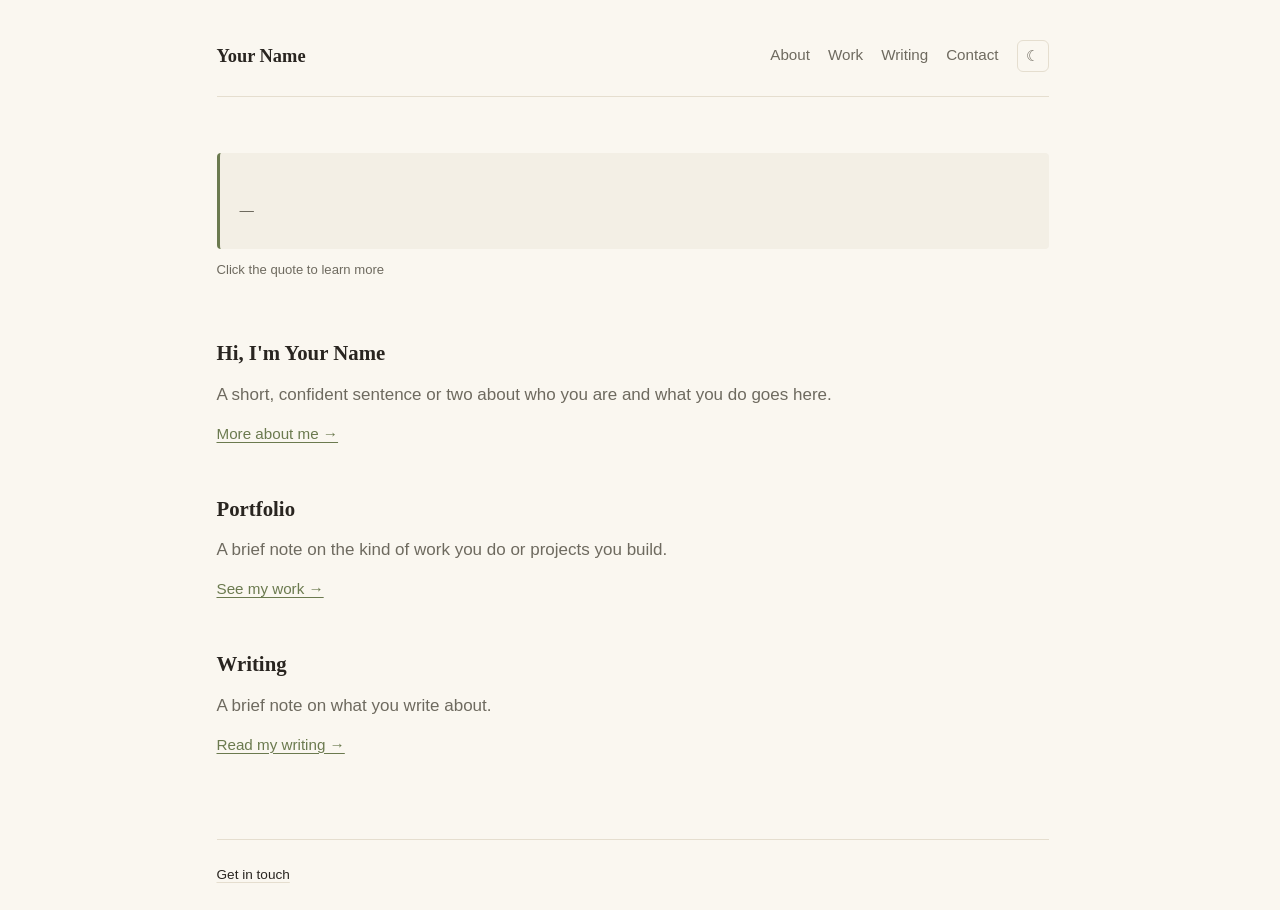
<file: index.html>
<!doctype html>
<html lang="en">
<head>
  <meta charset="UTF-8" />
  <meta name="viewport" content="width=device-width, initial-scale=1.0" />
  <title>Your Name</title>
  <meta name="description" content="Personal site of Your Name — work, writing, and contact." />
  <link rel="stylesheet" href="style.css" />
  <script src="theme.js" defer></script>
  <script src="quotes.js" defer></script>
</head>
<body>
  <div class="wrap">
    <header>
      <div class="header-row">
        <a class="site-name" href="index.html">Your Name</a>
        <nav>
          <a href="about.html">About</a>
          <a href="work.html">Work</a>
          <a href="writing.html">Writing</a>
          <a href="contact.html">Contact</a>
          <button id="theme-toggle" aria-label="Toggle theme">☾</button>
        </nav>
      </div>
    </header>

    <main>
      <section class="quote-section">
        <blockquote
          id="daily-quote"
          class="quote-block"
          tabindex="0"
          role="button"
          aria-expanded="false"
        >
          <p id="quote-text" class="quote-text"></p>
          <p id="quote-author" class="quote-author"></p>
        </blockquote>
        <p id="quote-hint" class="quote-hint">Click the quote to learn more</p>
        <p id="quote-context" class="quote-context hidden"></p>
      </section>

      <div class="home-section">
        <h2>Hi, I'm Your Name</h2>
        <p>
          A short, confident sentence or two about who you are and what you do
          goes here.
        </p>
        <a class="teaser-link" href="about.html">More about me →</a>
      </div>

      <div class="home-section">
        <h2>Portfolio</h2>
        <p>A brief note on the kind of work you do or projects you build.</p>
        <a class="teaser-link" href="work.html">See my work →</a>
      </div>

      <div class="home-section">
        <h2>Writing</h2>
        <p>A brief note on what you write about.</p>
        <a class="teaser-link" href="writing.html">Read my writing →</a>
      </div>
    </main>

    <footer>
      <a href="contact.html">Get in touch</a>
    </footer>
  </div>
</body>
</html>
</file>
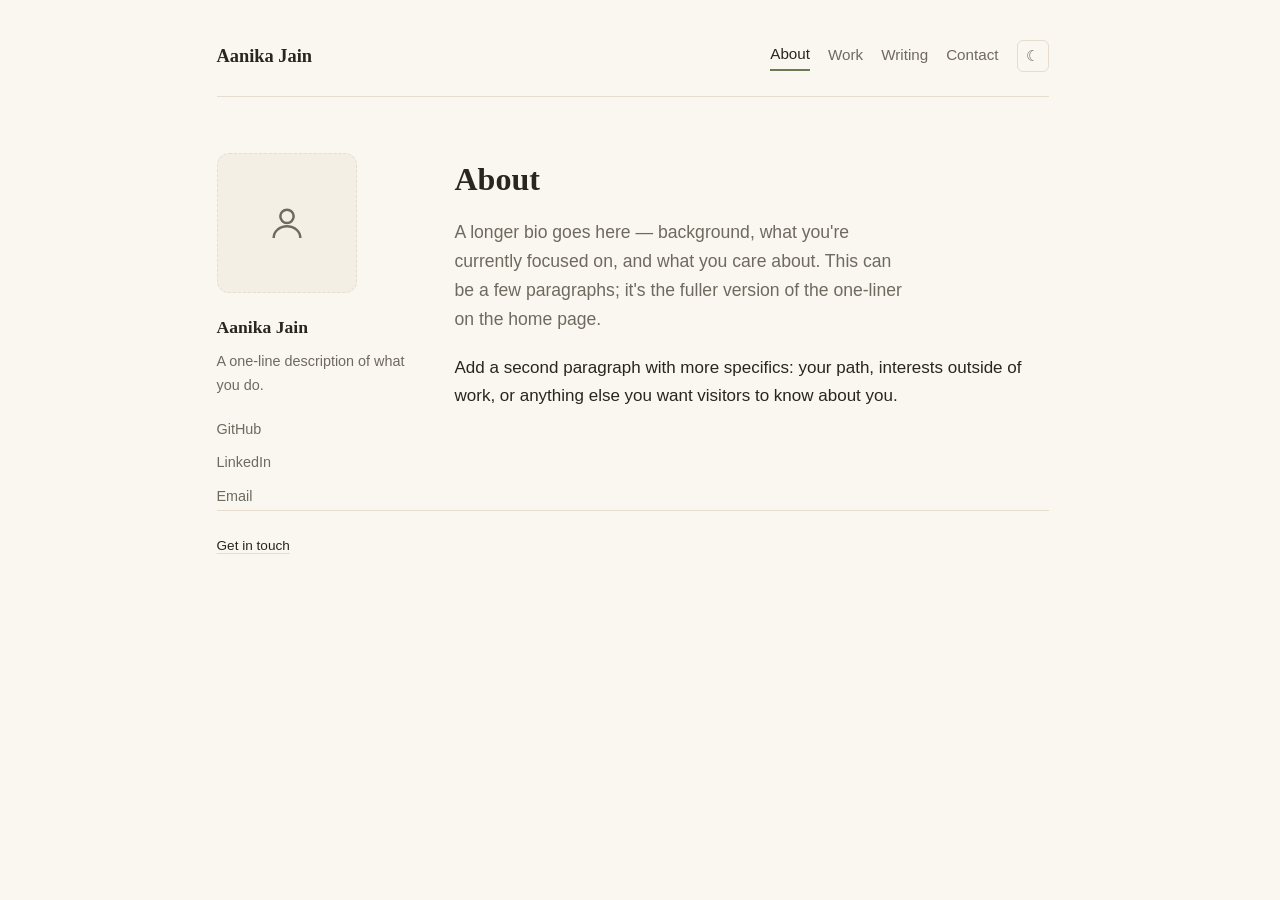
<file: about.html>
<!doctype html>
<html lang="en">
<head>
  <meta charset="UTF-8" />
  <meta name="viewport" content="width=device-width, initial-scale=1.0" />
  <title>About — Aanika Jain</title>
  <link rel="stylesheet" href="style.css" />
  <script src="theme.js" defer></script>
</head>
<body>
  <div class="wrap">
    <header>
      <div class="header-row">
        <a class="site-name" href="index.html">Aanika Jain</a>
        <nav>
          <a href="about.html" class="active">About</a>
          <a href="work.html">Work</a>
          <a href="writing.html">Writing</a>
          <a href="contact.html">Contact</a>
          <button id="theme-toggle" aria-label="Toggle theme">☾</button>
        </nav>
      </div>
    </header>

    <div class="page-layout">
      <aside class="sidebar">
        <div class="avatar-placeholder" title="Add your photo">
          <svg viewBox="0 0 24 24"><circle cx="12" cy="8" r="4"></circle><path d="M4 21c0-4 3.6-7 8-7s8 3 8 7"></path></svg>
        </div>
        <p class="sidebar-name">Aanika Jain</p>
        <p class="sidebar-tagline">A one-line description of what you do.</p>
        <ul class="sidebar-links">
          <li><a href="https://github.com/yourusername" target="_blank" rel="noopener">GitHub</a></li>
          <li><a href="https://linkedin.com/in/yourusername" target="_blank" rel="noopener">LinkedIn</a></li>
          <li><a href="mailto:aanikaj2023@gmail.com">Email</a></li>
        </ul>
      </aside>

      <main>
        <h1>About</h1>
        <p class="lede">
          A longer bio goes here — background, what you're currently focused
          on, and what you care about. This can be a few paragraphs; it's the
          fuller version of the one-liner on the home page.
        </p>

        <p>
          Add a second paragraph with more specifics: your path, interests
          outside of work, or anything else you want visitors to know about
          you.
        </p>
      </main>
    </div>

    <footer>
      <a href="contact.html">Get in touch</a>
    </footer>
  </div>
</body>
</html>
</file>
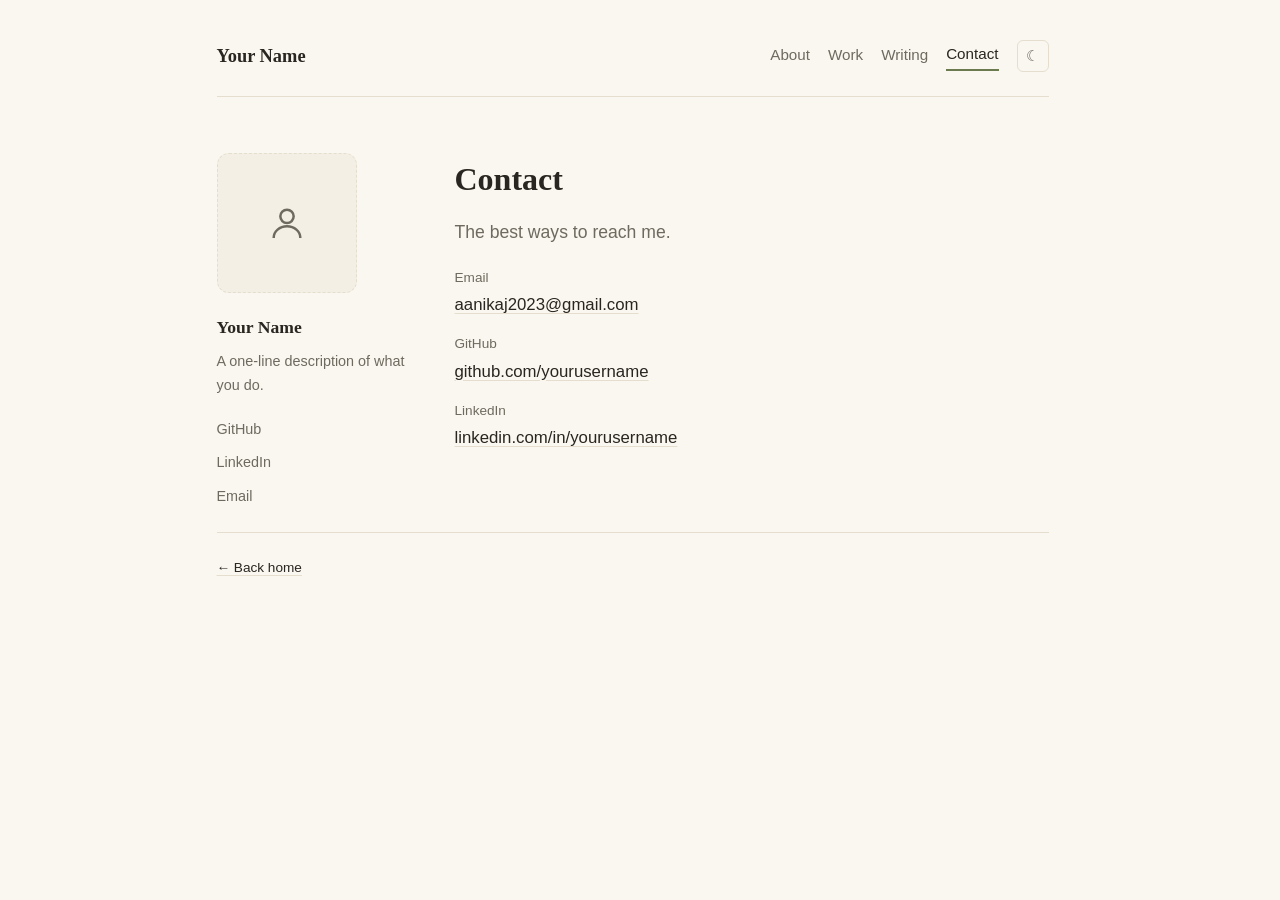
<file: contact.html>
<!doctype html>
<html lang="en">
<head>
  <meta charset="UTF-8" />
  <meta name="viewport" content="width=device-width, initial-scale=1.0" />
  <title>Contact — Your Name</title>
  <link rel="stylesheet" href="style.css" />
  <script src="theme.js" defer></script>
</head>
<body>
  <div class="wrap">
    <header>
      <div class="header-row">
        <a class="site-name" href="index.html">Your Name</a>
        <nav>
          <a href="about.html">About</a>
          <a href="work.html">Work</a>
          <a href="writing.html">Writing</a>
          <a href="contact.html" class="active">Contact</a>
          <button id="theme-toggle" aria-label="Toggle theme">☾</button>
        </nav>
      </div>
    </header>

    <div class="page-layout">
      <aside class="sidebar">
        <div class="avatar-placeholder" title="Add your photo">
          <svg viewBox="0 0 24 24"><circle cx="12" cy="8" r="4"></circle><path d="M4 21c0-4 3.6-7 8-7s8 3 8 7"></path></svg>
        </div>
        <p class="sidebar-name">Your Name</p>
        <p class="sidebar-tagline">A one-line description of what you do.</p>
        <ul class="sidebar-links">
          <li><a href="https://github.com/yourusername" target="_blank" rel="noopener">GitHub</a></li>
          <li><a href="https://linkedin.com/in/yourusername" target="_blank" rel="noopener">LinkedIn</a></li>
          <li><a href="mailto:aanikaj2023@gmail.com">Email</a></li>
        </ul>
      </aside>

      <main>
        <h1>Contact</h1>
        <p class="lede">The best ways to reach me.</p>

        <ul class="contact-list">
          <li>
            <span>Email</span>
            <a href="mailto:aanikaj2023@gmail.com">aanikaj2023@gmail.com</a>
          </li>
          <li>
            <span>GitHub</span>
            <a href="https://github.com/yourusername" target="_blank" rel="noopener">github.com/yourusername</a>
          </li>
          <li>
            <span>LinkedIn</span>
            <a href="https://linkedin.com/in/yourusername" target="_blank" rel="noopener">linkedin.com/in/yourusername</a>
          </li>
        </ul>
      </main>
    </div>

    <footer>
      <a href="index.html">← Back home</a>
    </footer>
  </div>
</body>
</html>
</file>
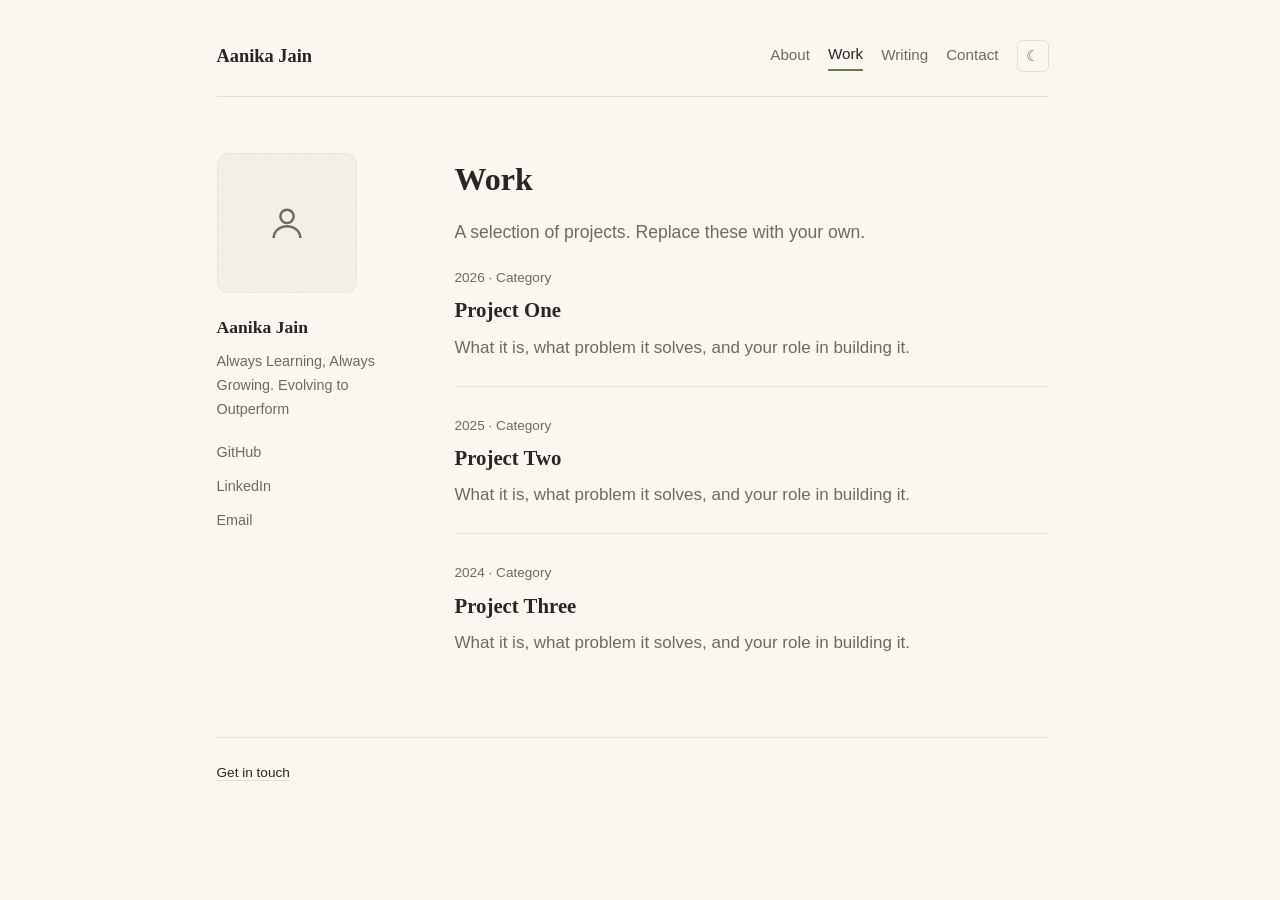
<file: work.html>
<!doctype html>
<html lang="en">
<head>
  <meta charset="UTF-8" />
  <meta name="viewport" content="width=device-width, initial-scale=1.0" />
  <title>Work — Aanika Jain</title>
  <link rel="stylesheet" href="style.css" />
  <script src="theme.js" defer></script>
</head>
<body>
  <div class="wrap">
    <header>
      <div class="header-row">
        <a class="site-name" href="index.html">Aanika Jain</a>
        <nav>
          <a href="about.html">About</a>
          <a href="work.html" class="active">Work</a>
          <a href="writing.html">Writing</a>
          <a href="contact.html">Contact</a>
          <button id="theme-toggle" aria-label="Toggle theme">☾</button>
        </nav>
      </div>
    </header>

    <div class="page-layout">
      <aside class="sidebar">
        <div class="avatar-placeholder" title="Add your photo">
          <svg viewBox="0 0 24 24"><circle cx="12" cy="8" r="4"></circle><path d="M4 21c0-4 3.6-7 8-7s8 3 8 7"></path></svg>
        </div>
        <p class="sidebar-name">Aanika Jain</p>
        <p class="sidebar-tagline"> Always Learning, Always Growing. Evolving to Outperform</p>
        <ul class="sidebar-links">
          <li><a href="https://github.com/aanikajain" target="_blank" rel="noopener">GitHub</a></li>
          <li><a href="https://linkedin.com/in/yourusername" target="_blank" rel="noopener">LinkedIn</a></li>
          <li><a href="mailto:aanikaj2023@gmail.com">Email</a></li>
        </ul>
      </aside>

      <main>
        <h1>Work</h1>
        <p class="lede">A selection of projects. Replace these with your own.</p>

        <div class="item-list">
          <div class="item">
            <div class="item-meta">2026 · Category</div>
            <h2><a href="#">Project One</a></h2>
            <p>What it is, what problem it solves, and your role in building it.</p>
          </div>
          <div class="item">
            <div class="item-meta">2025 · Category</div>
            <h2><a href="#">Project Two</a></h2>
            <p>What it is, what problem it solves, and your role in building it.</p>
          </div>
          <div class="item">
            <div class="item-meta">2024 · Category</div>
            <h2><a href="#">Project Three</a></h2>
            <p>What it is, what problem it solves, and your role in building it.</p>
          </div>
        </div>
      </main>
    </div>

    <footer>
      <a href="contact.html">Get in touch</a>
    </footer>
  </div>
</body>
</html>
</file>
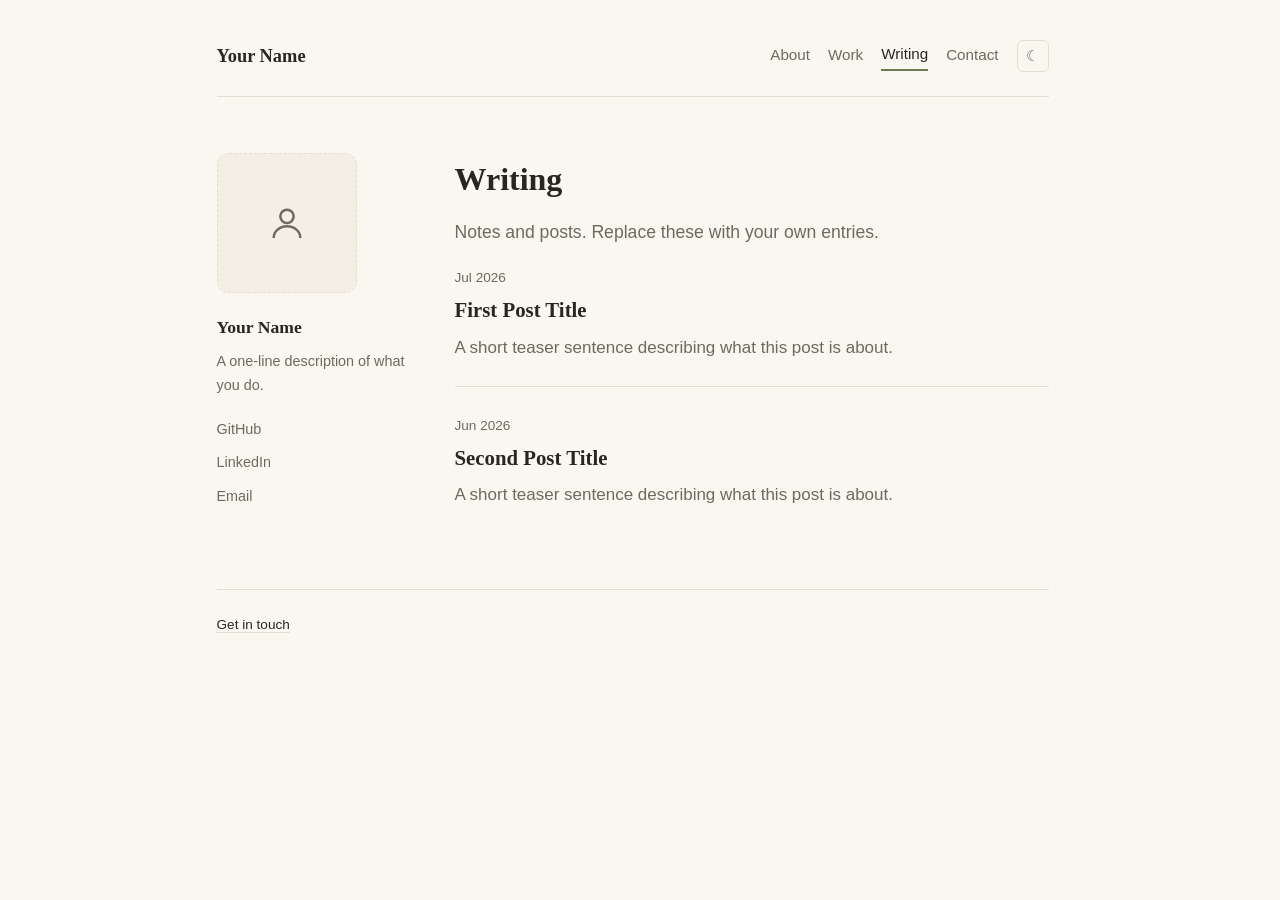
<file: writing.html>
<!doctype html>
<html lang="en">
<head>
  <meta charset="UTF-8" />
  <meta name="viewport" content="width=device-width, initial-scale=1.0" />
  <title>Writing — Your Name</title>
  <link rel="stylesheet" href="style.css" />
  <script src="theme.js" defer></script>
</head>
<body>
  <div class="wrap">
    <header>
      <div class="header-row">
        <a class="site-name" href="index.html">Your Name</a>
        <nav>
          <a href="about.html">About</a>
          <a href="work.html">Work</a>
          <a href="writing.html" class="active">Writing</a>
          <a href="contact.html">Contact</a>
          <button id="theme-toggle" aria-label="Toggle theme">☾</button>
        </nav>
      </div>
    </header>

    <div class="page-layout">
      <aside class="sidebar">
        <div class="avatar-placeholder" title="Add your photo">
          <svg viewBox="0 0 24 24"><circle cx="12" cy="8" r="4"></circle><path d="M4 21c0-4 3.6-7 8-7s8 3 8 7"></path></svg>
        </div>
        <p class="sidebar-name">Your Name</p>
        <p class="sidebar-tagline">A one-line description of what you do.</p>
        <ul class="sidebar-links">
          <li><a href="https://github.com/yourusername" target="_blank" rel="noopener">GitHub</a></li>
          <li><a href="https://linkedin.com/in/yourusername" target="_blank" rel="noopener">LinkedIn</a></li>
          <li><a href="mailto:aanikaj2023@gmail.com">Email</a></li>
        </ul>
      </aside>

      <main>
        <h1>Writing</h1>
        <p class="lede">Notes and posts. Replace these with your own entries.</p>

        <div class="item-list">
          <div class="item">
            <div class="item-meta">Jul 2026</div>
            <h2><a href="#">First Post Title</a></h2>
            <p>A short teaser sentence describing what this post is about.</p>
          </div>
          <div class="item">
            <div class="item-meta">Jun 2026</div>
            <h2><a href="#">Second Post Title</a></h2>
            <p>A short teaser sentence describing what this post is about.</p>
          </div>
        </div>
      </main>
    </div>

    <footer>
      <a href="contact.html">Get in touch</a>
    </footer>
  </div>
</body>
</html>
</file>
<file: style.css>
/* ---- Theme tokens ---- */
:root {
  --bg: #faf7f0;
  --bg-raised: #f3efe5;
  --text: #292520;
  --text-secondary: #6e6a5f;
  --border: #e5decf;
  --link-hover: #000000;
  --accent: #6b7a4f;
  --accent-soft: #dfe6d2;
  color-scheme: light;
}

:root[data-theme="dark"] {
  --bg: #1a1917;
  --bg-raised: #232019;
  --text: #ede8de;
  --text-secondary: #a8a297;
  --border: #33302a;
  --link-hover: #ffffff;
  --accent: #9bb076;
  --accent-soft: #2e3524;
  color-scheme: dark;
}

@media (prefers-color-scheme: dark) {
  :root:not([data-theme="light"]) {
    --bg: #1a1917;
    --bg-raised: #232019;
    --text: #ede8de;
    --text-secondary: #a8a297;
    --border: #33302a;
    --link-hover: #ffffff;
    --accent: #9bb076;
    --accent-soft: #2e3524;
    color-scheme: dark;
  }
}

* {
  box-sizing: border-box;
}

html {
  scrollbar-gutter: stable;
}

body {
  margin: 0;
  background: var(--bg);
  color: var(--text);
  font-family: -apple-system, BlinkMacSystemFont, "Segoe UI", Helvetica, Arial, sans-serif;
  font-size: 17px;
  line-height: 1.65;
  transition: background 0.15s ease, color 0.15s ease;
}

.wrap {
  max-width: 860px;
  margin: 0 auto;
  padding: 0 14px;
}

/* ---- Header / nav ---- */
header {
  padding: 40px 0 24px;
  border-bottom: 1px solid var(--border);
}

.header-row {
  display: flex;
  align-items: center;
  justify-content: space-between;
  gap: 16px;
}

.site-name {
  font-family: Georgia, "Times New Roman", serif;
  font-size: 1.15rem;
  font-weight: 600;
  color: var(--text);
  text-decoration: none;
}

nav {
  display: flex;
  align-items: center;
  gap: 18px;
  font-size: 0.95rem;
}

nav a {
  color: var(--text-secondary);
  text-decoration: none;
  padding-bottom: 2px;
}

nav a:hover {
  color: var(--text);
}

nav a.active {
  color: var(--text);
  border-bottom: 2px solid var(--accent);
}

#theme-toggle {
  background: none;
  border: 1px solid var(--border);
  color: var(--text-secondary);
  border-radius: 6px;
  width: 32px;
  height: 32px;
  font-size: 0.95rem;
  cursor: pointer;
  display: inline-flex;
  align-items: center;
  justify-content: center;
  line-height: 1;
}

#theme-toggle:hover {
  color: var(--text);
  border-color: var(--text-secondary);
}

/* ---- Main content ---- */
main {
  padding: 56px 0 80px;
}

h1 {
  font-family: Georgia, "Times New Roman", serif;
  font-size: 2rem;
  font-weight: 600;
  margin: 0 0 12px;
}

h2 {
  font-family: Georgia, "Times New Roman", serif;
  font-size: 1.3rem;
  font-weight: 600;
  margin: 0 0 6px;
}

p {
  margin: 0 0 20px;
  color: var(--text);
}

.lede {
  font-size: 1.1rem;
  color: var(--text-secondary);
  max-width: 46ch;
}

a {
  color: var(--text);
  text-underline-offset: 3px;
  text-decoration-color: var(--border);
}

a:hover {
  text-decoration-color: var(--link-hover);
}

.section-label {
  text-transform: uppercase;
  letter-spacing: 0.08em;
  font-size: 0.75rem;
  color: var(--text-secondary);
  margin-bottom: 16px;
}

.section {
  margin-top: 56px;
}

/* ---- List items (projects / posts) ---- */
.item-list {
  display: flex;
  flex-direction: column;
  gap: 28px;
}

.item {
  padding-bottom: 24px;
  border-bottom: 1px solid var(--border);
}

.item:last-child {
  border-bottom: none;
  padding-bottom: 0;
}

.item-meta {
  font-size: 0.85rem;
  color: var(--text-secondary);
  margin-bottom: 4px;
}

.item h2 a {
  text-decoration: none;
}

.item h2 a:hover {
  text-decoration: underline;
}

.item p {
  color: var(--text-secondary);
  margin-bottom: 0;
}

.teaser-link {
  display: inline-block;
  margin-top: 4px;
  font-size: 0.95rem;
  color: var(--accent);
  text-decoration-color: var(--accent);
}

/* ---- Daily quote ---- */
.quote-section {
  margin-bottom: 56px;
}

.quote-block {
  margin: 0;
  padding: 32px 20px 26px;
  background: var(--bg-raised);
  border-left: 3px solid var(--accent);
  border-radius: 4px;
  cursor: pointer;
}

.quote-block:hover {
  border-left-color: var(--accent);
  background: var(--accent-soft);
}

.quote-block:focus-visible {
  outline: 2px solid var(--accent);
  outline-offset: 2px;
}

.quote-text {
  font-family: Georgia, "Times New Roman", serif;
  font-size: 1.75rem;
  line-height: 1.4;
  font-style: italic;
  margin: 0 0 14px;
  color: var(--text);
}

.quote-author {
  margin: 0;
  font-size: 0.9rem;
  color: var(--text-secondary);
}

.quote-author::before {
  content: "— ";
}

.quote-hint {
  margin: 10px 0 0;
  font-size: 0.82rem;
  color: var(--text-secondary);
}

.quote-context {
  margin: 16px 0 0;
  padding-top: 16px;
  border-top: 1px solid var(--border);
  color: var(--text-secondary);
  font-size: 0.95rem;
}

.quote-context.hidden {
  display: none;
}

/* ---- Home teaser sections ---- */
.home-section {
  margin-top: 44px;
}

.home-section h2 {
  margin-bottom: 10px;
}

.home-section p {
  color: var(--text-secondary);
  margin-bottom: 8px;
}

/* ---- Contact ---- */
.contact-list {
  list-style: none;
  padding: 0;
  margin: 0;
  display: flex;
  flex-direction: column;
  gap: 14px;
}

.contact-list a {
  font-size: 1.05rem;
}

.contact-list span {
  color: var(--text-secondary);
  font-size: 0.85rem;
  display: block;
  margin-bottom: 2px;
}

footer {
  border-top: 1px solid var(--border);
  padding: 24px 0;
  color: var(--text-secondary);
  font-size: 0.85rem;
}

/* ---- Page layout with sidebar (all pages except home) ---- */
.page-layout {
  display: flex;
  align-items: flex-start;
  gap: 48px;
}

.page-layout main {
  flex: 1;
  min-width: 0;
}

.sidebar {
  width: 190px;
  flex-shrink: 0;
  padding-top: 56px;
}

.avatar-placeholder {
  width: 140px;
  height: 140px;
  border-radius: 12px;
  border: 1px dashed var(--border);
  background: var(--bg-raised);
  display: flex;
  align-items: center;
  justify-content: center;
  margin-bottom: 20px;
}

.avatar-placeholder svg {
  width: 40px;
  height: 40px;
  stroke: var(--text-secondary);
  fill: none;
  stroke-width: 1.5;
}

.sidebar-name {
  font-family: Georgia, "Times New Roman", serif;
  font-size: 1.1rem;
  font-weight: 600;
  margin: 0 0 8px;
}

.sidebar-tagline {
  font-size: 0.9rem;
  color: var(--text-secondary);
  margin: 0 0 20px;
}

.sidebar-links {
  list-style: none;
  margin: 0;
  padding: 0;
  display: flex;
  flex-direction: column;
  gap: 10px;
  font-size: 0.9rem;
}

.sidebar-links a {
  color: var(--text-secondary);
  text-decoration: none;
}

.sidebar-links a:hover {
  color: var(--accent);
}

@media (max-width: 680px) {
  .page-layout {
    flex-direction: column;
    gap: 0;
  }

  .sidebar {
    width: 100%;
    padding-top: 32px;
    padding-bottom: 32px;
    border-bottom: 1px solid var(--border);
    margin-bottom: 8px;
  }
}
</file>
